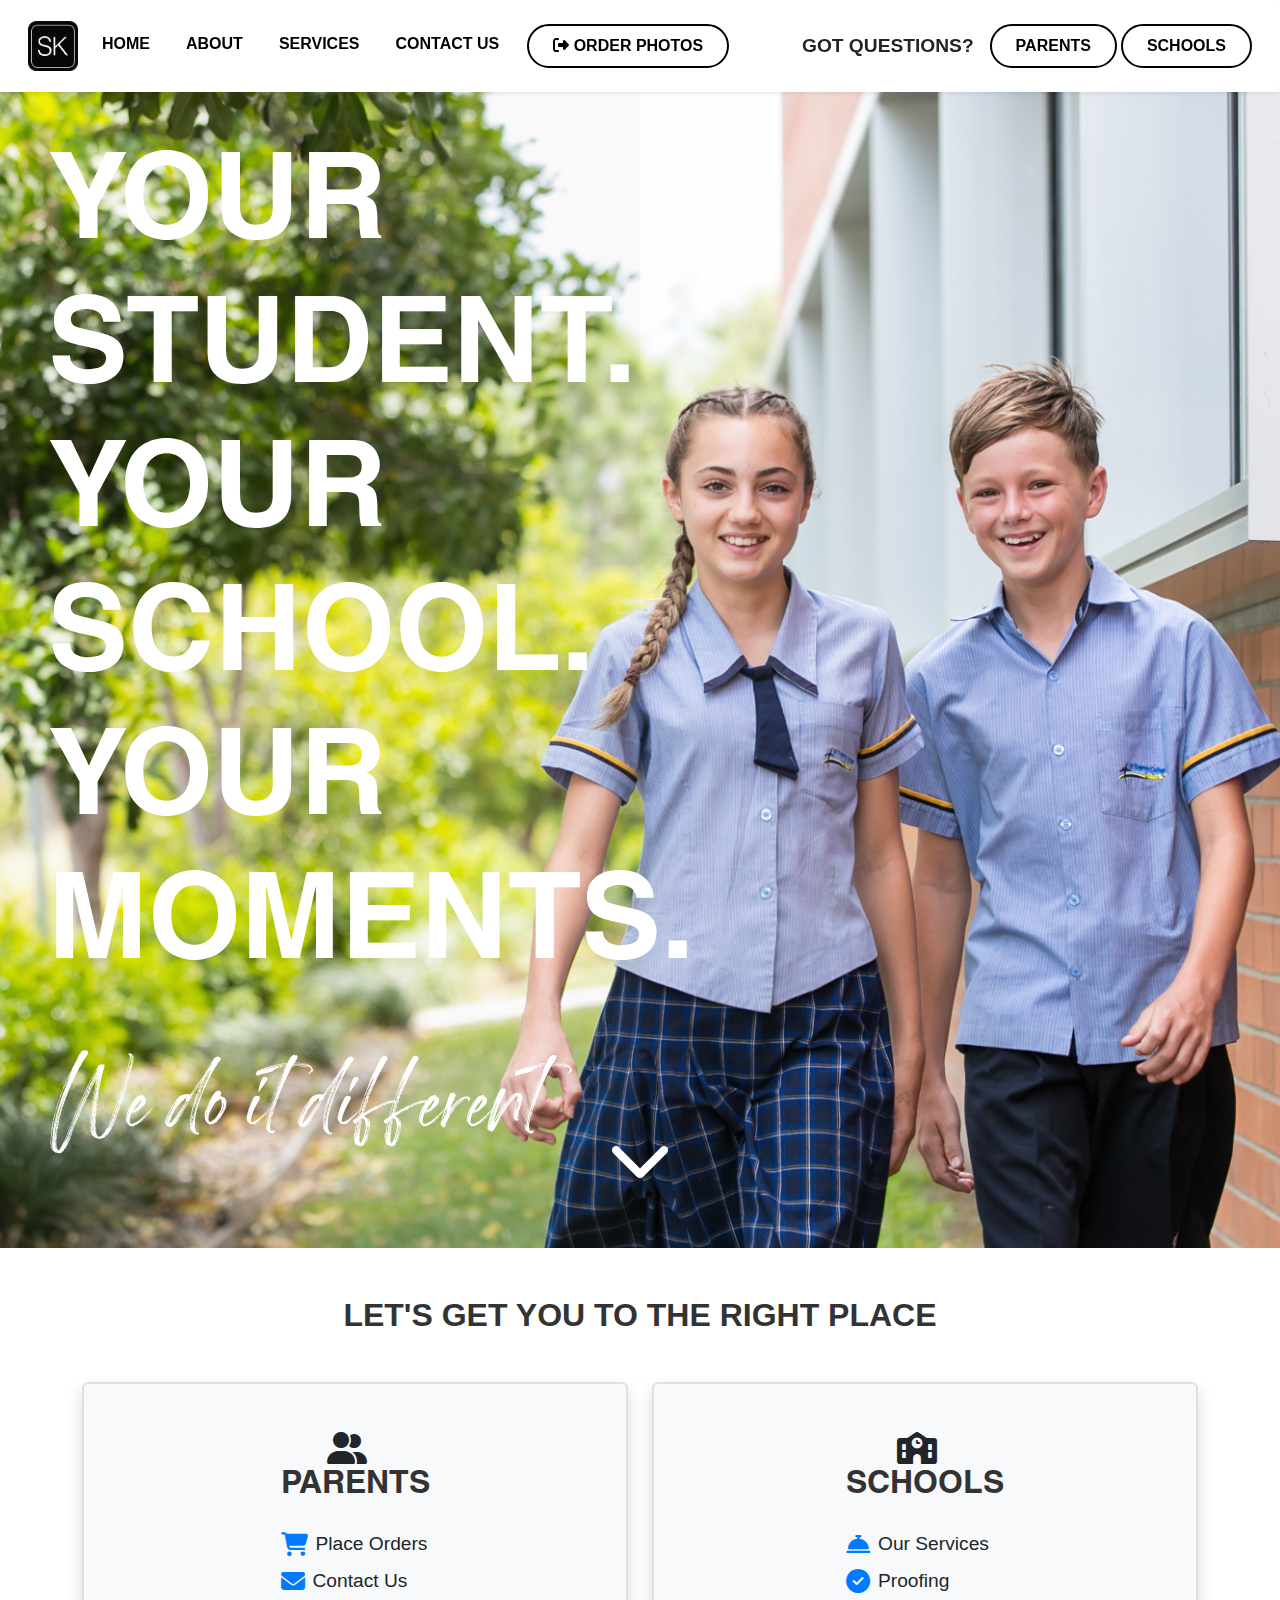
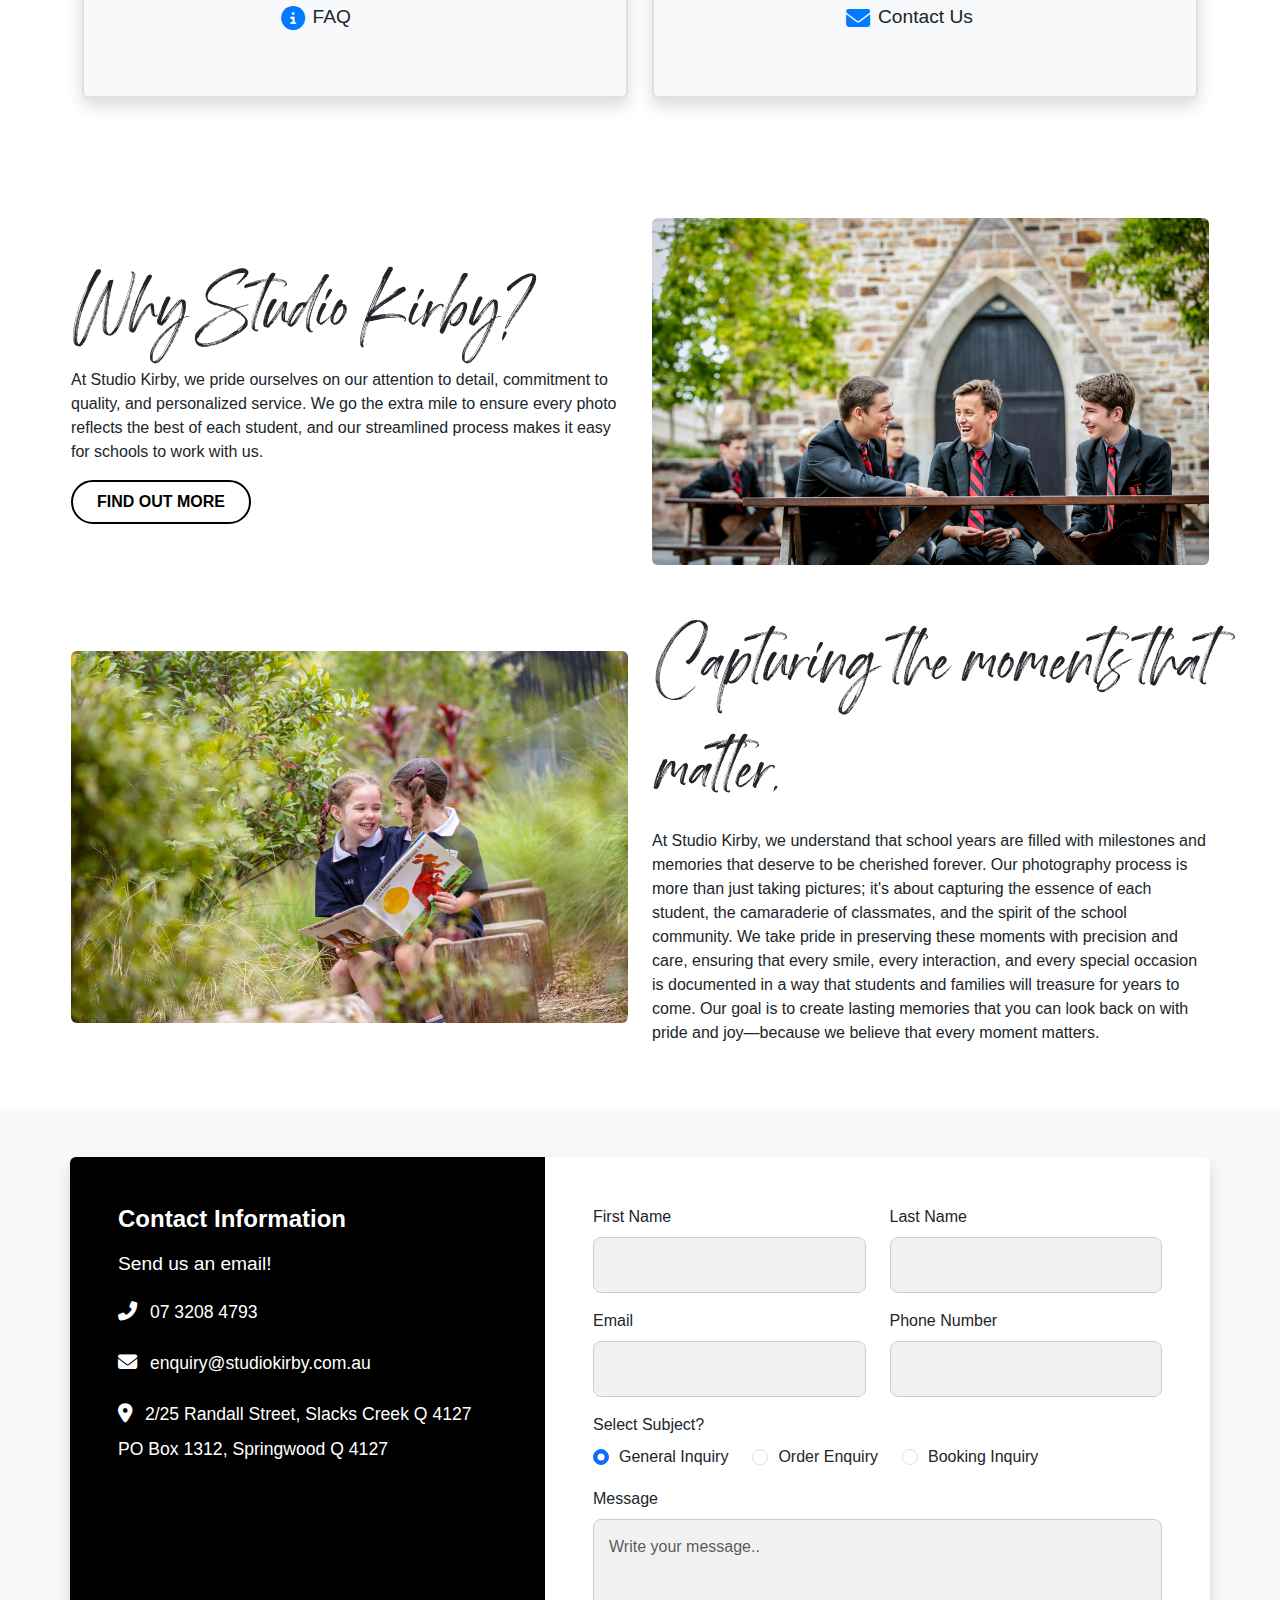
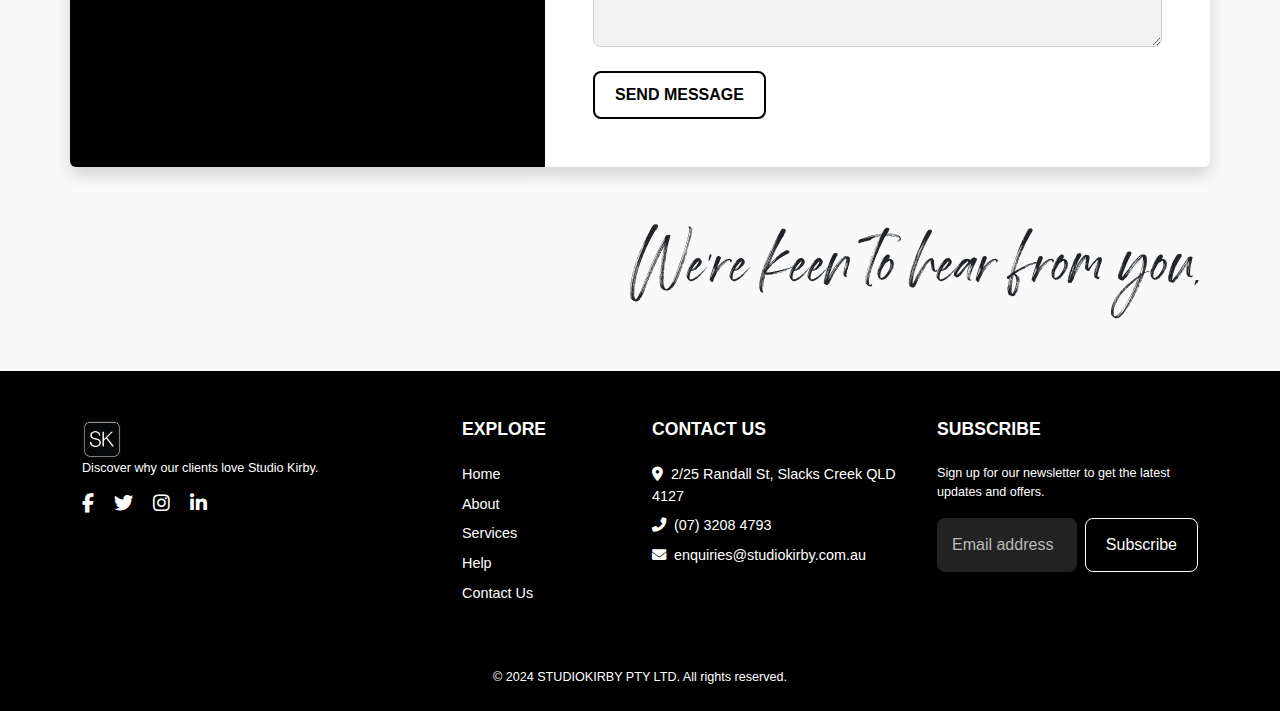
<file: index.html>
<!DOCTYPE html>
<html lang="en">
<head>
    <meta charset="utf-8">
    <meta name="viewport" content="width=device-width, initial-scale=1">
    <title>Home - Studio Kirby</title>
    <!-- Bootstrap CSS -->
    <link href="https://cdn.jsdelivr.net/npm/bootstrap@5.3.3/dist/css/bootstrap.min.css" rel="stylesheet" integrity="sha384-QWTKZyjpPEjISv5WaRU9OFeRpok6YctnYmDr5pNlyT2bRjXh0JMhjY6hW+ALEwIH" crossorigin="anonymous">
    <!-- FontAwesome Icons -->
    <link href="https://cdnjs.cloudflare.com/ajax/libs/font-awesome/6.5.0/css/all.min.css" rel="stylesheet">
    <!-- Bootstrap JS Bundle -->
    <script src="https://cdn.jsdelivr.net/npm/bootstrap@5.3.3/dist/js/bootstrap.bundle.min.js"></script>
    <!-- Custom CSS -->
    <link rel="stylesheet" href="static/style/styles.css">
</head>
<body>
    <!-- Navbar -->
    <nav class="navbar navbar-expand-lg navbar-light bg-white shadow-sm p-3">
        <div class="container-fluid">
            <a class="navbar-brand" href="#">
                <img src="static/img/SK logo 2024.png" alt="Logo" class="logo-img">
            </a>
            <button class="navbar-toggler" type="button" data-bs-toggle="collapse" data-bs-target="#navbarNav" aria-controls="navbarNav" aria-expanded="false" aria-label="Toggle navigation">
                <span class="navbar-toggler-icon"></span>
            </button>
            <div class="collapse navbar-collapse" id="navbarNav">
                <!-- Align navigation items to the left -->
                <ul class="navbar-nav me-auto">
                    <li class="nav-item">
                        <a class="nav-link font-weight-bold text-uppercase" href="index.html">Home</a>
                    </li>
                    <li class="nav-item">
                        <a class="nav-link font-weight-bold text-uppercase" href="about.html">About</a>
                    </li>
                    <li class="nav-item">
                        <a class="nav-link font-weight-bold text-uppercase" href="services.html">Services</a>
                    </li>
                    <li class="nav-item">
                        <a class="nav-link font-weight-bold text-uppercase" href="contactUs.html">Contact Us</a>
                    </li>
                    <li class="nav-item">
                        <a href="https://orders.studiokirby.com.au" target="_blank" class="btn btn-outline-dark btn-lg text-uppercase"><i class="fa-solid fa-right-from-bracket"></i> ORDER PHOTOS</a>
                    </li>
                </ul>
                <!-- nav buttons to the right -->
                <div class="d-flex align-items-center">
                    <p class="text-uppercase mb-0 me-3">Got Questions?</p>
                    <a href="for-parents.html" target="_blank" class="btn btn-outline-dark btn-lg text-uppercase me-1">PARENTS</a>
                    <a href="for-parents.html" target="_blank" class="btn btn-outline-dark btn-lg text-uppercase">SCHOOLS</a>
                </div>
            </div>
        </div>
    </nav>
    
    <!-- Hero Section -->
    <section class="hero text-white d-flex align-items-center">
        <div class="container-fluid px-0">
            <div class="row g-0">
                <div class="col-lg-6 d-flex flex-column justify-content-center align-items-start p-5 hero-text">
                    <h1>YOUR STUDENT.<br>YOUR SCHOOL.<br>YOUR MOMENTS.</h1>
                    <p>We do it different</p>
                </div>
            </div>
            <!-- Scroll Indicator -->
            <div class="scroll-indicator text-center">
                <i class="fas fa-chevron-down"></i>
            </div>
        </div>
    </section>




    <!-- Parent/School Selection Section -->
    <section class="selection-section py-5">
        <div class="container">
            <!-- "Let's get you to the right place" Heading -->
            <div class="text-center mb-5">
                <h2 class="text-uppercase">Let's get you to the right place</h2>
            </div>

            <div class="row">
                <!-- Parent Box -->
                <div class="col-lg-6 mb-4">
                    <div class="selection-box d-flex flex-column align-items-center justify-content-center p-5 bg-light shadow rounded">
                        <a href="#" class="text-center text-decoration-none text-dark">
                            <i class="fas fa-user-friends fa-2x me-3"></i> 
                            <!-- Icon and Title In-Line -->
                            <div class="d-flex align-items-center justify-content-center mb-4">
                                <h3 class="text-uppercase mb-0">PARENTS</h3>
                            </div>
                            <ul class="list-unstyled text-left">
                                <li class="mb-2"><i class="fas fa-shopping-cart me-2"></i> Place Orders</li>
                                <li class="mb-2"><i class="fas fa-envelope me-2"></i> Contact Us</li>
                                <li><i class="fas fa-info-circle me-2"></i> FAQ</li> <!-- New item for parents -->
                            </ul>
                        </a>
                    </div>
                </div>

                <!-- School Box -->
                <div class="col-lg-6 mb-4">
                    <div class="selection-box d-flex flex-column align-items-center justify-content-center p-5 bg-light shadow rounded">
                        <a href="#" class="text-center text-decoration-none text-dark">
                            <i class="fas fa-school fa-2x me-3"></i> 
                            <!-- Icon and Title In-Line -->
                            <div class="d-flex align-items-center justify-content-center mb-4">
                                <h3 class="text-uppercase mb-0">SCHOOLS</h3>
                            </div>
                            <ul class="list-unstyled text-left">
                                <li class="mb-2"><i class="fas fa-concierge-bell me-2"></i> Our Services</li>
                                <li class="mb-2"><i class="fas fa-check-circle me-2"></i> Proofing</li>
                                <li><i class="fas fa-envelope me-2"></i> Contact Us</li>
                            </ul>
                        </a>
                    </div>
                </div>
            </div>
        </div>
    </section>




    

    <!-- Main Content -->
    <section class="container custom-container my-5 body">
      <div class="row g-4 align-items-center mb-5">
        <div class="col-md-6">
          <h2>Why Studio Kirby?</h2>
          <p>
            At Studio Kirby, we pride ourselves on our attention to detail, commitment to quality, and personalized service. We go the extra mile to ensure every photo reflects the best of each student, and our streamlined process makes it easy for schools to work with us.
            </p>
            <button class="btn btn-outline-dark btn-lg text-uppercase">FIND OUT MORE</button>
        </div>
        <div class="col-md-6">
          <img src="static/img/seated.jpg" alt="Why Studio Kirby" class="img-fluid rounded">
        </div>
      </div>
      
      <div class="row g-4 align-items-center">
        <div class="col-md-6 order-md-2">
          <h2>Capturing the moments that matter.</h2>
          <p>
            At Studio Kirby, we understand that school years are filled with milestones and memories that deserve to be cherished forever. Our photography process is more than just taking pictures; it's about capturing the essence of each student, the camaraderie of classmates, and the spirit of the school community. We take pride in preserving these moments with precision and care, ensuring that every smile, every interaction, and every special occasion is documented in a way that students and families will treasure for years to come. Our goal is to create lasting memories that you can look back on with pride and joy—because we believe that every moment matters.
          </p>
        </div>
        <div class="col-md-6 order-md-1">
          <img src="static/img/book.jpg" alt="Capturing Moments" class="img-fluid rounded">
        </div>
      </div>
    </section>


           <!-- Contact Us Section -->
<section class="contact-section py-5">
    <div class="container">
        <div class="row">
            <!-- Contact Information Section -->
            <div class="col-lg-5 bg-black text-white p-5 rounded-start shadow contact-info">
                <h3>Contact Information</h3>
                <p class="mt-3">Send us an email!</p>
                <ul class="list-unstyled">
                    <li class="mb-3">
                        <i class="fas fa-phone-alt me-2"></i> 07 3208 4793
                    </li>
                    <li class="mb-3">
                        <i class="fas fa-envelope me-2"></i> <a href="mailto:enquiry@studiokirby.com.au" class="text-white text-decoration-none">enquiry@studiokirby.com.au</a>
                    </li>
                    <li class="mb-3">
                        <i class="fas fa-map-marker-alt me-2"></i> 2/25 Randall Street, Slacks Creek Q 4127 <br> PO Box 1312, Springwood Q 4127
                    </li>
                </ul>
            </div>

            <!-- Contact Form Section -->
            <div class="col-lg-7 p-5 bg-white rounded-end shadow">
                <form>
                    <div class="row">
                        <div class="col-md-6 mb-3">
                            <label for="firstName" class="form-label">First Name</label>
                            <input type="text" class="form-control" id="firstName" placeholder="">
                        </div>
                        <div class="col-md-6 mb-3">
                            <label for="lastName" class="form-label">Last Name</label>
                            <input type="text" class="form-control" id="lastName" placeholder="">
                        </div>
                    </div>
                    <div class="row">
                        <div class="col-md-6 mb-3">
                            <label for="email" class="form-label">Email</label>
                            <input type="email" class="form-control" id="email" placeholder="">
                        </div>
                        <div class="col-md-6 mb-3">
                            <label for="phoneNumber" class="form-label">Phone Number</label>
                            <input type="text" class="form-control" id="phoneNumber" placeholder="">
                        </div>
                    </div>
                    <div class="mb-3">
                        <label class="form-label">Select Subject?</label>
                        <div class="d-flex gap-4">
                            <div class="form-check">
                                <input class="form-check-input" type="radio" name="subject" id="generalInquiry" checked>
                                <label class="form-check-label" for="generalInquiry">General Inquiry</label>
                            </div>
                            <div class="form-check">
                                <input class="form-check-input" type="radio" name="subject" id="orderEnquiry">
                                <label class="form-check-label" for="orderEnquiry">Order Enquiry</label>
                            </div>
                            <div class="form-check">
                                <input class="form-check-input" type="radio" name="subject" id="bookingInquiry">
                                <label class="form-check-label" for="bookingInquiry">Booking Inquiry</label>
                            </div>
                        </div>
                    </div>
                    <div class="mb-4">
                        <label for="message" class="form-label">Message</label>
                        <textarea class="form-control" id="message" rows="4" placeholder="Write your message.."></textarea>
                    </div>
                    <button type="submit" class="btn btn-outline-dark btn-lg text-uppercase">Send Message</button>
                </form>
            </div>
        </div>

        <!-- Right Text Section -->
        <div class="row mt-5 body">
            <div class="col text-end">
                <h2>We're keen to hear from you.</h2>
            </div>
        </div>
    </div>
</section>





</body>

<!-- Footer Section -->
<footer class="footer text-white pt-5 pb-4">
    <div class="container">
        <div class="row">

            <!-- Logo and Description -->
            <div class="col-lg-4 col-md-6 mb-4">
                <img src="static/img/SK logo 2024.png" alt="Logo" class="logo-img">
                <p class="small">
                    Discover why our clients love Studio Kirby.
                </p>
                <div class="social-icons">
                    <a href="#" class="text-white me-3"><i class="fab fa-facebook-f"></i></a>
                    <a href="#" class="text-white me-3"><i class="fab fa-twitter"></i></a>
                    <a href="#" class="text-white me-3"><i class="fab fa-instagram"></i></a>
                    <a href="#" class="text-white"><i class="fab fa-linkedin-in"></i></a>
                </div>
            </div>

            <!-- Navigation Links -->
            <div class="col-lg-2 col-md-6 mb-4">
                <h5 class="text-uppercase mb-4">Explore</h5>
                <ul class="list-unstyled">
                    <li class="mb-2"><a href="#" class="text-white text-decoration-none">Home</a></li>
                    <li class="mb-2"><a href="#" class="text-white text-decoration-none">About</a></li>
                    <li class="mb-2"><a href="#" class="text-white text-decoration-none">Services</a></li>
                    <li class="mb-2"><a href="#" class="text-white text-decoration-none">Help</a></li>
                    <li class="mb-2"><a href="#" class="text-white text-decoration-none">Contact Us</a></li>
                </ul>
            </div>

            <!-- Contact Info -->
            <div class="col-lg-3 col-md-6 mb-4">
                <h5 class="text-uppercase mb-4">Contact Us</h5>
                <ul class="list-unstyled">
                    <li class="mb-2"><i class="fas fa-map-marker-alt me-2"></i>2/25 Randall St, Slacks Creek QLD 4127</li>
                    <li class="mb-2"><i class="fas fa-phone-alt me-2"></i>(07) 3208 4793</li>
                    <li class="mb-2"><i class="fas fa-envelope me-2"></i>enquiries@studiokirby.com.au</li>
                </ul>
            </div>

            <!-- Newsletter Subscription -->
            <div class="col-lg-3 col-md-6 mb-4">
                <h5 class="text-uppercase mb-4">Subscribe</h5>
                <p class="small">Sign up for our newsletter to get the latest updates and offers.</p>
                <form class="d-flex">
                    <input type="email" class="form-control me-2" placeholder="Email address">
                    <button class="btn btn-outline-light" type="submit">Subscribe</button>
                </form>
            </div>
        </div>

        <!-- Footer Bottom -->
        <div class="text-center mt-4">
            <p class="small mb-0">&copy; 2024 STUDIOKIRBY PTY LTD. All rights reserved.</p>
        </div>
    </div>
</footer>


</html>
</file>
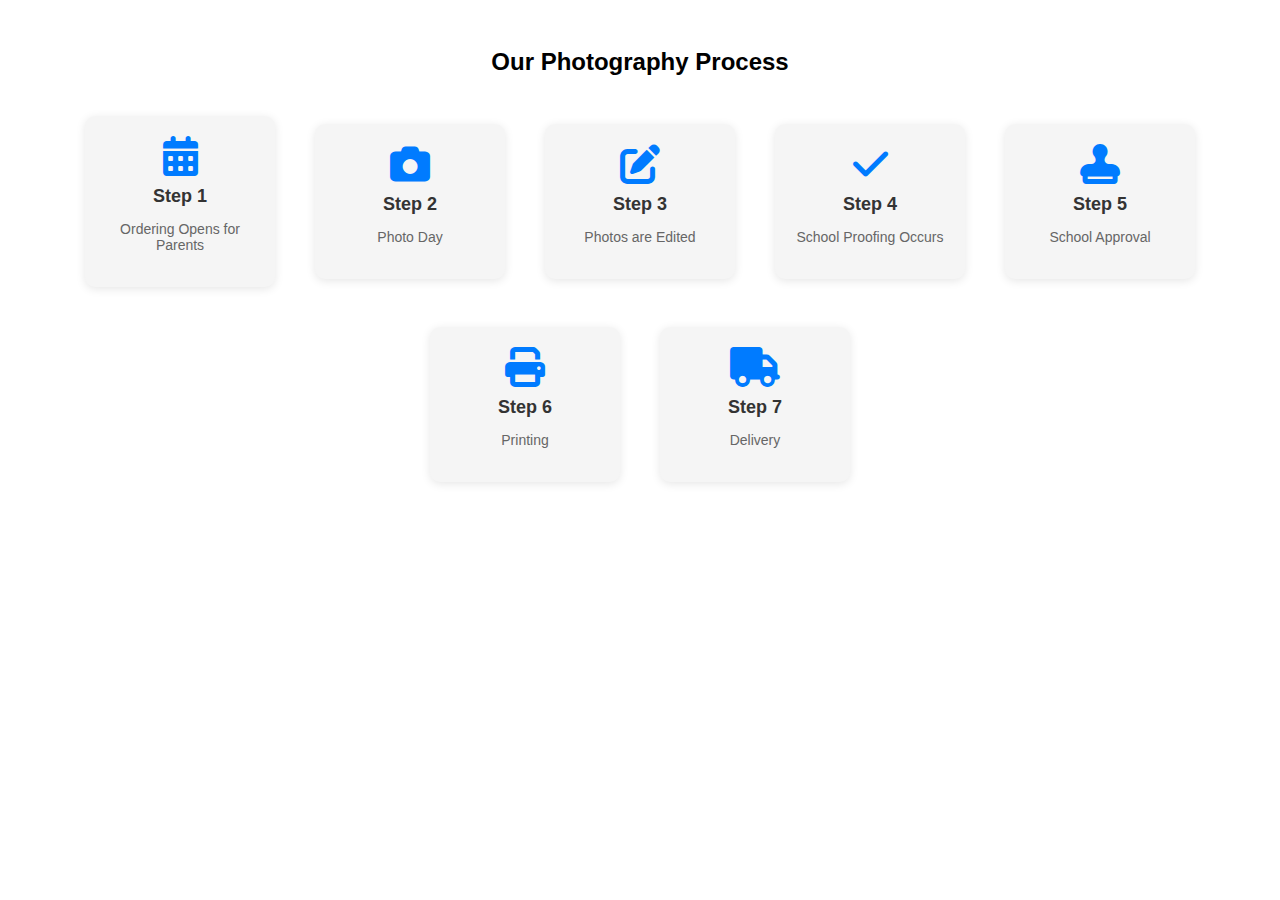
<file: steps.html>
<!DOCTYPE html>
<html lang="en">
<head>
    <meta charset="UTF-8">
    <meta name="viewport" content="width=device-width, initial-scale=1.0">
    <title>Photography Process Steps</title>
    <link href="https://cdnjs.cloudflare.com/ajax/libs/font-awesome/6.5.0/css/all.min.css" rel="stylesheet">
    <style>
        body {
            font-family: Arial, sans-serif;
            padding: 20px;
        }

        .steps-container {
            display: flex;
            flex-wrap: wrap;
            justify-content: center;
            align-items: center;
            gap: 40px;
        }

        .step-box {
            text-align: center;
            padding: 20px;
            width: 150px;
            background-color: #f5f5f5;
            border-radius: 10px;
            box-shadow: 0 2px 10px rgba(0, 0, 0, 0.1);
            transition: transform 0.3s;
        }

        .step-box:hover {
            transform: scale(1.05);
        }

        .step-box i {
            font-size: 40px;
            color: #007bff;
        }

        .step-box h4 {
            margin: 10px 0;
            font-size: 18px;
            color: #333;
        }

        .step-box p {
            font-size: 14px;
            color: #666;
        }

        /* Make it responsive */
        @media (max-width: 768px) {
            .steps-container {
                flex-direction: column;
            }
        }
    </style>
</head>
<body>

    <h2 style="text-align:center; margin-bottom:40px;">Our Photography Process</h2>

    <div class="steps-container">
        <!-- Step 1 -->
        <div class="step-box">
            <i class="fas fa-calendar-alt"></i>
            <h4>Step 1</h4>
            <p>Ordering Opens for Parents</p>
        </div>

        <!-- Step 2 -->
        <div class="step-box">
            <i class="fas fa-camera"></i>
            <h4>Step 2</h4>
            <p>Photo Day</p>
        </div>

        <!-- Step 3 -->
        <div class="step-box">
            <i class="fas fa-edit"></i>
            <h4>Step 3</h4>
            <p>Photos are Edited</p>
        </div>

        <!-- Step 4 -->
        <div class="step-box">
            <i class="fas fa-check"></i>
            <h4>Step 4</h4>
            <p>School Proofing Occurs</p>
        </div>

        <!-- Step 5 -->
        <div class="step-box">
            <i class="fas fa-stamp"></i>
            <h4>Step 5</h4>
            <p>School Approval</p>
        </div>

        <!-- Step 6 -->
        <div class="step-box">
            <i class="fas fa-print"></i>
            <h4>Step 6</h4>
            <p>Printing</p>
        </div>

        <!-- Step 7 -->
        <div class="step-box">
            <i class="fas fa-truck"></i>
            <h4>Step 7</h4>
            <p>Delivery</p>
        </div>
    </div>

</body>
</html>
</file>
<file: static/style/styles.css>
@font-face {
    font-family: 'Helvetica Neue LT Std';
    src: url('../fonts/HelveticaLTStd-Bold.otf') format('truetype');
}

@font-face {
    font-family: 'Springfield Demo';
    src: url('../fonts/Springfield\ demo.ttf') format('truetype');
}

/* Custom class to modify padding */
.custom-container {
    padding-left: 1px;  /* Adjust as needed */
    padding-right: 1px; /* Adjust as needed */
}

/* Optionally, reduce the padding on smaller screens */
@media (max-width: 768px) {
    .custom-container {
        padding-left: 10px;
        padding-right: 10px;
    }
}


/* Navbar Styles */
/* Sticky Navbar */
.navbar {
    position: sticky;
    top: 0;
    z-index: 1030; /* Ensures navbar stays above other content */
    background-color: #fff; /* Keep the background solid when scrolling */
    padding: 1rem;
    border-radius: 8px;
    box-shadow: 0px 4px 10px rgba(0, 0, 0, 0.1);
}

.navbar-brand img {
    height: 50px;
}

.navbar-nav .nav-item .nav-link {
    font-weight: bold;
    text-transform: uppercase;
    color: #000;
    margin-right: 20px;
    transition: color 0.3s;
}

.navbar-nav .nav-item .nav-link:hover {
    color: #007bff;
}

/* Parent and School Buttons */
.navbar .btn-lg {
    padding: 0.5rem 1.5rem;
    font-size: 1rem;
    border-radius: 30px;
    font-weight: bold;
}

.navbar .btn-dark {
    background-color: #000;
    color: #fff;
    border: none;
    border: 2px solid #000;
}

.navbar .btn-dark:hover {
    background-color: #ffffff;
    color: #000000;
    border: 2px solid #000;
}

.navbar .btn-outline-dark {
    border: 2px solid #000;
    color: #000;
    background-color: #fff;
}

.navbar .btn-outline-dark:hover {
    background-color: #000;
    color: #fff;
    border: 2px solid #000;
}

/* Parent and School Buttons */
.btn-lg {
    padding: 0.5rem 1.5rem;
    font-size: 1rem;
    border-radius: 30px;
    font-weight: bold;
}

.btn-dark {
    background-color: #000;
    color: #fff;
    border: none;
    border: 2px solid #000;
}

.btn-dark:hover {
    background-color: #ffffff;
    color: #000000;
    border: 2px solid #000;
}

.btn-outline-dark {
    border: 2px solid #000;
    color: #000;
    background-color: #fff;
}

.btn-outline-dark:hover {
    background-color: #000;
    color: #fff;
    border: 2px solid #000;
}

/* Text before buttons */
.navbar p {
    font-size: 1.2rem;
    font-weight: bold;
    margin-right: 15px;
}


/* Reset and Custom Styles */
body {
    font-family: Arial, sans-serif;
}

.logo-img {
    height: 40px;
    width: auto;
}


/* Hero Section */
.hero {
    position: relative; /* Make the hero section a positioned container */
    min-height: 100vh; /* Ensure hero is full-screen */
    background: url('../img/index.jpg') no-repeat center center;
    background-size: cover;
    display: flex;
    align-items: center;
    color: #fff;
}

/* Hero Text */
.hero-text {
    background: rgba(131, 131, 131, 0.039); /* Darken text background for better readability */
}

.hero h1 {
    font-family: 'Helvetica Neue LT Std', sans-serif; /* Fallback to sans-serif */
    font-size: 120px;
    line-height: 1.2;
    margin-bottom: 1rem;
}

.hero p {
    font-family: 'Springfield Demo', cursive; /* Fallback to cursive */
    font-size: 120px;
    margin: 0;
}

@media (max-width: 768px) {
    .hero h1 {
        font-size: 60px; /* Adjust to a smaller size */
    }

    .hero p {
        font-size: 60px; /* Adjust to a smaller size */
    }
}

/* Scroll Indicator Arrow */
.scroll-indicator {
    position: absolute; /* Anchor the arrow to the hero section */
    bottom: 30px; /* Fixed distance from the bottom */
    left: 50%; /* Center horizontally */
    transform: translateX(-50%); /* Correct horizontal centering */
    font-size: 4rem;
    color: #fff;
    padding: 10px;
    border-radius: 50%;
    animation: bounce 2s infinite;
    z-index: 3;
}

/* Bounce Animation */
@keyframes bounce {
    0%, 20%, 50%, 80%, 100% {
        transform: translateX(-50%) translateY(0);
    }
    40% {
        transform: translateX(-50%) translateY(-10px);
    }
    60% {
        transform: translateX(-50%) translateY(-5px);
    }
}

@media (max-width: 768px) {
    .scroll-indicator {
        font-size: 2.5rem; /* Adjust size for smaller screens */
        bottom: 20px; /* Keep it slightly higher on smaller screens */
    }
}

/* Selection Section */
.selection-box {
    height: 100%; /* Ensure boxes are the same height */
    padding: 40px;
    text-align: center;
    background-color: #f1f1f1;
    border: 2px solid #e0e0e0;
    transition: transform 0.3s ease, box-shadow 0.3s ease;
}

.selection-box:hover {
    transform: scale(1.05);
    box-shadow: 0px 8px 15px rgba(0, 0, 0, 0.1);
}

.selection-box h3 {
    font-family: 'Helvetica Neue LT Std', sans-serif;
    font-size: 2rem;
    font-weight: bold;
    margin-bottom: 0; /* Remove bottom margin to align title with icon */
    text-transform: uppercase;
    color: #333;
}

.selection-box ul {
    font-size: 1.2rem;
    list-style: none;
    padding-left: 0;
    margin-top: 15px;
}

.selection-box ul li {
    display: flex;
    align-items: center;
    margin-bottom: 15px;
}

.selection-box ul li i {
    font-size: 1.5rem;
    color: #007bff;
    margin-right: 10px;
}

.selection-box a {
    color: inherit;
    text-decoration: none;
}

.selection-box a:hover {
    color: #007bff;
}

/* Icon and Title Alignment */
.selection-box .d-flex i {
    font-size: 2rem;
    color: #000000;
}
/* Heading Above Selection Boxes */
.selection-section h2 {
    font-size: 2rem; /* Adjust font size */
    font-weight: bold;
    color: #333; /* Dark color for contrast */
    text-transform: uppercase;
    margin-bottom: 30px; /* Add space between heading and the boxes */
}

/* Image Styling */
img.img-fluid {
    max-width: 100%;
    height: auto;
}

img.rounded {
    border-radius: 0.5rem;
}

/* Responsive Adjustments */
@media (max-width: 768px) {
  .hero h1 {
    font-size: 2.5rem;
  }

  .hero p {
    font-size: 1.25rem;
  }
}

.body h2 {
    font-family: 'Springfield Demo', cursive; /* Fallback to cursive */
    font-size: 90px;
    margin: 0;
}


/* Contact Section */
.contact-section {
    background-color: #f9f9f9;
    padding: 50px 0;
}

.contact-info {
    border-radius: 8px 0 0 8px; /* Rounded corners for left side */
}

.bg-white {
    border-radius: 0 8px 8px 0; /* Rounded corners for right side */
}

.contact-info h3 {
    font-weight: bold;
    font-size: 1.5rem;
}

.contact-info p {
    font-size: 1.2rem;
}

.contact-info ul {
    list-style: none;
    padding: 0;
    font-size: 1.1rem;
    line-height: 2;
}

.contact-info li i {
    font-size: 1.2rem;
}

/* Form Styling */
form .form-control {
    border-radius: 8px;
    background-color: #f1f1f1;
    border: 1px solid #ccc;
    padding: 15px;
}

form .form-control:focus {
    outline: none;
    box-shadow: none;
    border: 2px solid #007bff;
}

form .form-check-input {
    margin-right: 10px;
}

form .btn {
    border-radius: 8px;
    padding: 10px 20px;
}

/* Right Text Styling */
.text-message {
    font-family: 'Springfield Demo', cursive; /* Assuming the font is loaded */
    font-size: 48px;
    text-align: right;
    font-weight: bold;
}



/* Footer Styles */
.footer {
    background-color: #000000;
    color: #ccc;
    font-size: 0.9rem;
}

.footer h5 {
    font-size: 1.1rem;
    color: #fff;
    margin-bottom: 20px;
    font-weight: bold;
    text-transform: uppercase;
}

.footer a {
    color: #ccc;
    transition: color 0.3s ease;
}

.footer a:hover {
    color: #fff;
}

.social-icons i {
    font-size: 1.2rem;
    transition: color 0.3s ease;
}

.social-icons i:hover {
    color: #007bff;
}

.footer .form-control {
    background-color: #222;
    border: none;
    color: #fff;
}

.footer .form-control::placeholder {
    color: #bbb;
}

.footer .btn-outline-light {
    border-color: #fff;
    color: #fff;
    transition: background-color 0.3s, color 0.3s;
}

.footer .btn-outline-light:hover {
    background-color: #fff;
    color: #000;
}

.footer .list-unstyled li {
    margin-bottom: 10px;
}

.footer .list-unstyled li i {
    margin-right: 8px;
}




/* ABOUT US STYLES */
/* Hero Section */
.hero-container {
    position: relative;
    overflow: hidden;
    max-height: 400px;
}

.hero-image {
    object-fit: cover;
    height: 100%;
    width: 100%;
}

.hero-overlay {
    position: absolute;
    top: 50%;
    left: 10%;
    transform: translateY(-50%);
}

.hero-overlay h1 {
    font-family: 'Springfield Demo', cursive;
    font-size: 120px;
}

/* Typography */
.script-font {
    font-family: 'Springfield Demo', cursive;
    font-size: 48px;
}

/* Photo Collage */
.photo-collage img {
    margin-right: 10px;
    margin-bottom: 10px;
}

.photo-collage img:nth-child(odd) {
    width: 48%;
}

.photo-collage img:nth-child(even) {
    width: 48%;
}

/* Process Section */
.bg-dark h2 {
    font-family: 'Springfield Demo', cursive;
    font-size: 48px;
}

/* Responsive Adjustments */
@media (max-width: 768px) {
    .hero-overlay h1 {
        font-size: 60px;
    }

    .script-font {
        font-size: 36px;
    }
}

/* Optional Styling for Gallery */
.photo-gallery img {
    object-fit: cover;
    height: auto;
    width: 100%;
    border-radius: 8px;
}

/* Accordion General Styles */
.accordion-button {
    background-color: #f8f9fa; /* Light background for buttons */
    color: #333; /* Dark text color */
    font-weight: bold;
    text-transform: none;
    padding: 15px;
    border: none;
    transition: background-color 0.3s ease;
}

.accordion-button:hover {
    background-color: #e9ecef; /* Slight hover effect */
}

.accordion-button:not(.collapsed) {
    background-color: #343a40; /* Dark background when expanded */
    color: #fff; /* White text when expanded */
}

.accordion-item {
    border: 1px solid #dee2e6; /* Light border around each item */
    border-radius: 5px;
    margin-bottom: 10px; /* Space between items */
}

.accordion-header {
    padding: 0;
}

.accordion-body {
    background-color: #fff; /* White background for content */
    color: #333;
    padding: 20px; /* Spacing inside the accordion content */
    line-height: 1.6;
}

.accordion-body p {
    margin-bottom: 0; /* Ensure paragraphs have no extra bottom margin */
}

/* Accordion Collapse Animation */
.accordion-collapse {
    transition: height 0.3s ease; /* Smooth transition for collapsing/expanding */
}

/* Responsive Adjustments for Accordion */
@media (max-width: 768px) {
    .accordion-button {
        font-size: 1rem; /* Adjust font size for smaller screens */
    }
    
    .accordion-body {
        padding: 15px;
    }
}

/* Fixed Button Styles */
.fixed-button {
    position: fixed;
    right: 20px;
    bottom: 50px;
    z-index: 999; /* Ensures the button stays on top */
    transition: opacity 0.3s ease-in-out;
}

.fixed-button:hover {
    opacity: 0.8;
}

/* Step Diagram Styling */
.steps-container {
    display: flex;
    flex-wrap: wrap;
    justify-content: center;
    align-items: center;
    gap: 20px;
}

.step-box {
    background-color: #222;
    padding: 20px;
    width: 180px;
    border-radius: 10px;
    text-align: center;
    box-shadow: 0 2px 10px rgba(0, 0, 0, 0.3);
    transition: transform 0.3s;
}

.step-box:hover {
    transform: scale(1.05);
}

.step-box i {
    color: #ffffff;
}

.step-box h4 {
    color: #fff;
    margin: 10px 0 5px 0;
}

.step-box p {
    color: #ddd;
    font-size: 14px;
}
</file>
